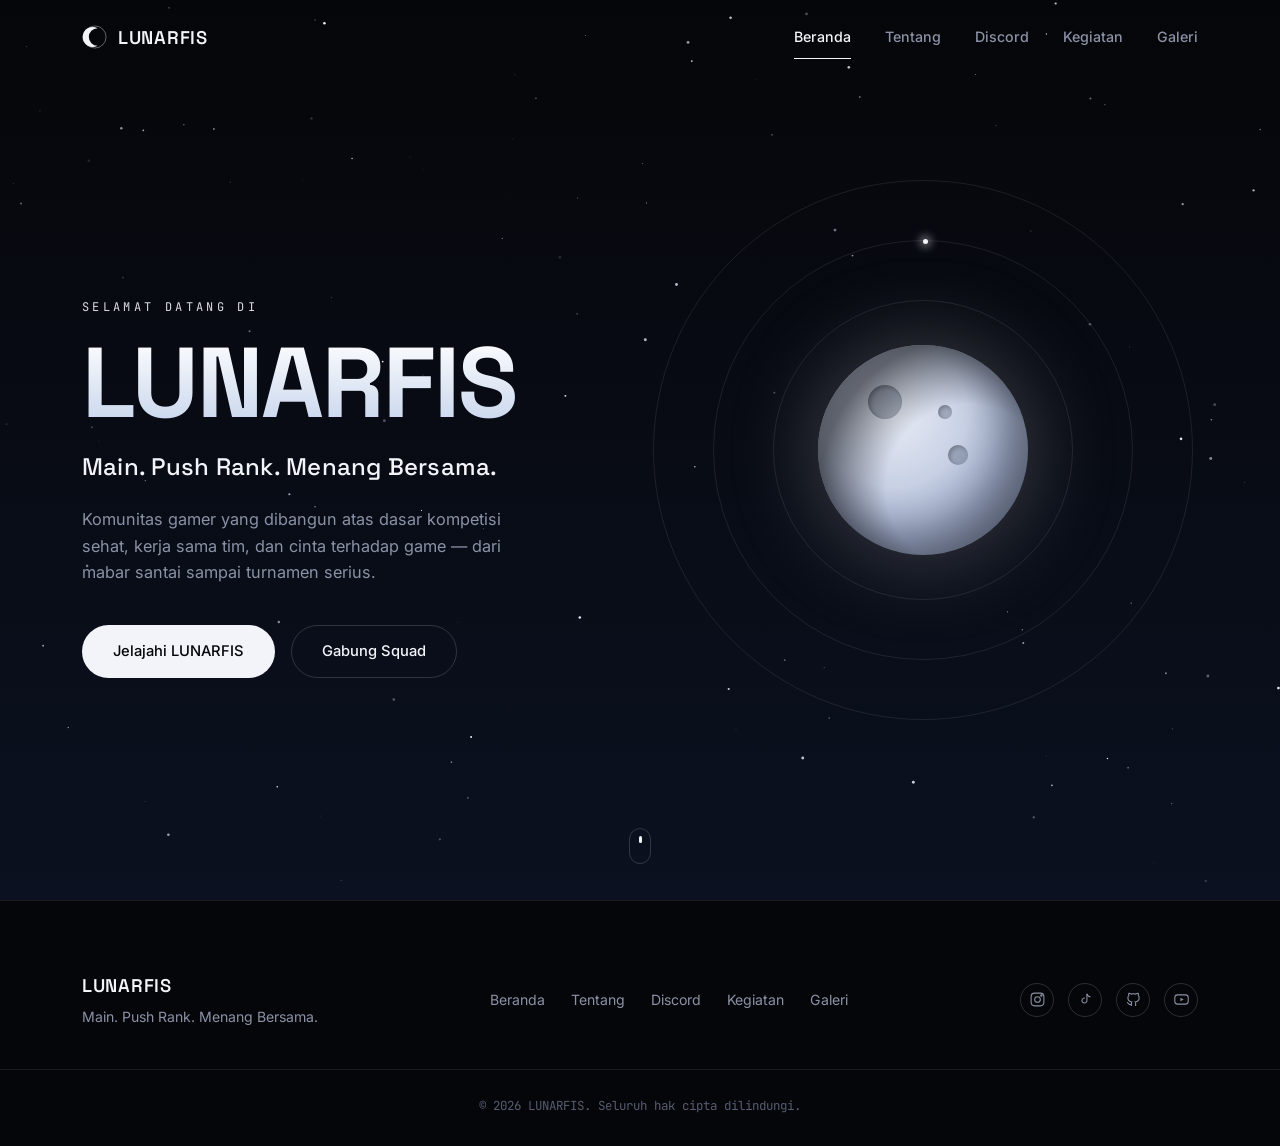
<file: index.html>
<!DOCTYPE html>
<html lang="id">
<head>
<meta charset="UTF-8">
<meta name="viewport" content="width=device-width, initial-scale=1.0">
<title>LUNARFIS — Main. Push Rank. Menang Bersama.</title>
<meta name="description" content="LUNARFIS — komunitas gamer yang berkompetisi, push rank bareng, dan membangun squad solid di berbagai game.">
<link rel="preconnect" href="https://fonts.googleapis.com">
<link rel="preconnect" href="https://fonts.gstatic.com" crossorigin>
<link href="https://fonts.googleapis.com/css2?family=Space+Grotesk:wght@300;400;500;600;700&family=Inter:wght@300;400;500;600;700&family=JetBrains+Mono:wght@400;500&display=swap" rel="stylesheet">
<link rel="stylesheet" href="style.css">
</head>


<body>

<!-- Custom cursor glow -->
<div class="cursor-glow" aria-hidden="true"></div>

<!-- ============ NAVBAR ============ -->
<header class="navbar" id="navbar">
  <div class="navbar__inner">
    <a href="index.html" class="navbar__brand">
      <span class="moon-mark" aria-hidden="true">
        <svg viewBox="0 0 40 40" width="26" height="26">
          <circle cx="20" cy="20" r="17" fill="none" stroke="var(--soft-blue)" stroke-width="1.2" opacity="0.5"></circle>
          <path d="M24 6.5A15.5 15.5 0 1 0 24 33.5 12 12 0 0 1 24 6.5Z" fill="var(--soft-blue)"></path>
        </svg>
      </span>
      <span class="navbar__name">LUNARFIS</span>
    </a>

    <nav class="navbar__links" id="navLinks">
      <a href="index.html" class="nav-link active">Beranda</a>
      <a href="about.html" class="nav-link">Tentang</a>
      <a href="discord.html" class="nav-link">Discord</a>
      <a href="activities.html" class="nav-link">Kegiatan</a>
      <a href="gallery.html" class="nav-link">Galeri</a>
    </nav>

    <button class="hamburger" id="hamburger" aria-label="Buka/tutup menu navigasi" aria-expanded="false" aria-controls="navLinks">
      <span></span><span></span><span></span>
    </button>
  </div>
</header>

<!-- ============ HERO ============ -->
<section class="hero" id="home">
  <canvas id="starfield" aria-hidden="true"></canvas>
  <div class="hero__orbit" aria-hidden="true">
    <div class="orbit-ring orbit-ring--1"></div>
    <div class="orbit-ring orbit-ring--2"></div>
    <div class="orbit-ring orbit-ring--3"></div>
    <div class="hero-moon">
      <div class="hero-moon__crater c1"></div>
      <div class="hero-moon__crater c2"></div>
      <div class="hero-moon__crater c3"></div>
      <div class="hero-moon__terminator"></div>
    </div>
  </div>

  <div class="hero__content reveal">
    <p class="eyebrow">SELAMAT DATANG DI</p>
    <h1 class="hero__title">LUNARFIS</h1>
    <p class="hero__tagline">Main. Push Rank. Menang Bersama.</p>
    <p class="hero__desc">Komunitas gamer yang dibangun atas dasar kompetisi sehat, kerja sama tim, dan cinta terhadap game — dari mabar santai sampai turnamen serius.</p>
    <div class="hero__actions">
      <a href="about.html" class="btn btn--primary">Jelajahi LUNARFIS</a>
      <a href="discord.html" class="btn btn--ghost">Gabung Squad</a>
    </div>
  </div>

  <a href="about.html" class="scroll-cue" aria-label="Ke bagian Tentang">
    <span></span>
  </a>
</section>

<!-- ============ FOOTER ============ -->
<footer class="footer">
  <div class="container footer__inner">
    <div class="footer__brand">
      <span class="navbar__name">LUNARFIS</span>
      <p>Main. Push Rank. Menang Bersama.</p>
    </div>

    <nav class="footer__links">
      <a href="index.html">Beranda</a>
      <a href="about.html">Tentang</a>
      <a href="discord.html">Discord</a>
      <a href="activities.html">Kegiatan</a>
      <a href="gallery.html">Galeri</a>
    </nav>

    <div class="footer__social">
      <a href="https://instagram.com/lunarfis" target="_blank" rel="noopener" aria-label="Instagram"><svg viewBox="0 0 24 24" width="17" height="17" fill="none" stroke="currentColor" stroke-width="1.5"><rect x="3" y="3" width="18" height="18" rx="5"/><circle cx="12" cy="12" r="4"/><circle cx="17.5" cy="6.5" r="1"/></svg></a>
      <a href="https://tiktok.com/@lunarfis" target="_blank" rel="noopener" aria-label="TikTok"><svg viewBox="0 0 24 24" width="17" height="17" fill="none" stroke="currentColor" stroke-width="1.5"><path d="M14 4v9.5a3.5 3.5 0 1 1-3-3.46"/><path d="M14 4c.5 2.5 2 4 5 4.3"/></svg></a>
      <a href="https://github.com/lunarfis" target="_blank" rel="noopener" aria-label="GitHub"><svg viewBox="0 0 24 24" width="17" height="17" fill="none" stroke="currentColor" stroke-width="1.5"><path d="M9 19c-4.3 1.4-4.3-2.5-6-3m12 5v-3.5c0-1 .1-1.4-.5-2 2.8-.3 5.5-1.4 5.5-6a4.6 4.6 0 0 0-1.3-3.2 4.2 4.2 0 0 0-.1-3.2s-1.1-.3-3.5 1.3a12.3 12.3 0 0 0-6.2 0C6.6 2.8 5.5 3.1 5.5 3.1a4.2 4.2 0 0 0-.1 3.2A4.6 4.6 0 0 0 4.1 9.5c0 4.6 2.7 5.7 5.5 6-.6.6-.6 1.2-.5 2V21"/></svg></a>
      <a href="https://youtube.com/@lunarfis" target="_blank" rel="noopener" aria-label="YouTube"><svg viewBox="0 0 24 24" width="17" height="17" fill="none" stroke="currentColor" stroke-width="1.5"><rect x="2.5" y="5.5" width="19" height="13" rx="4"/><path d="M10.5 9.5v5l4.5-2.5Z" fill="currentColor" stroke="none"/></svg></a>
    </div>
  </div>
  <p class="footer__copyright">&copy; 2026 LUNARFIS. Seluruh hak cipta dilindungi.</p>
</footer>

<script src="script.js"></script>


</body>
</html>
</file>
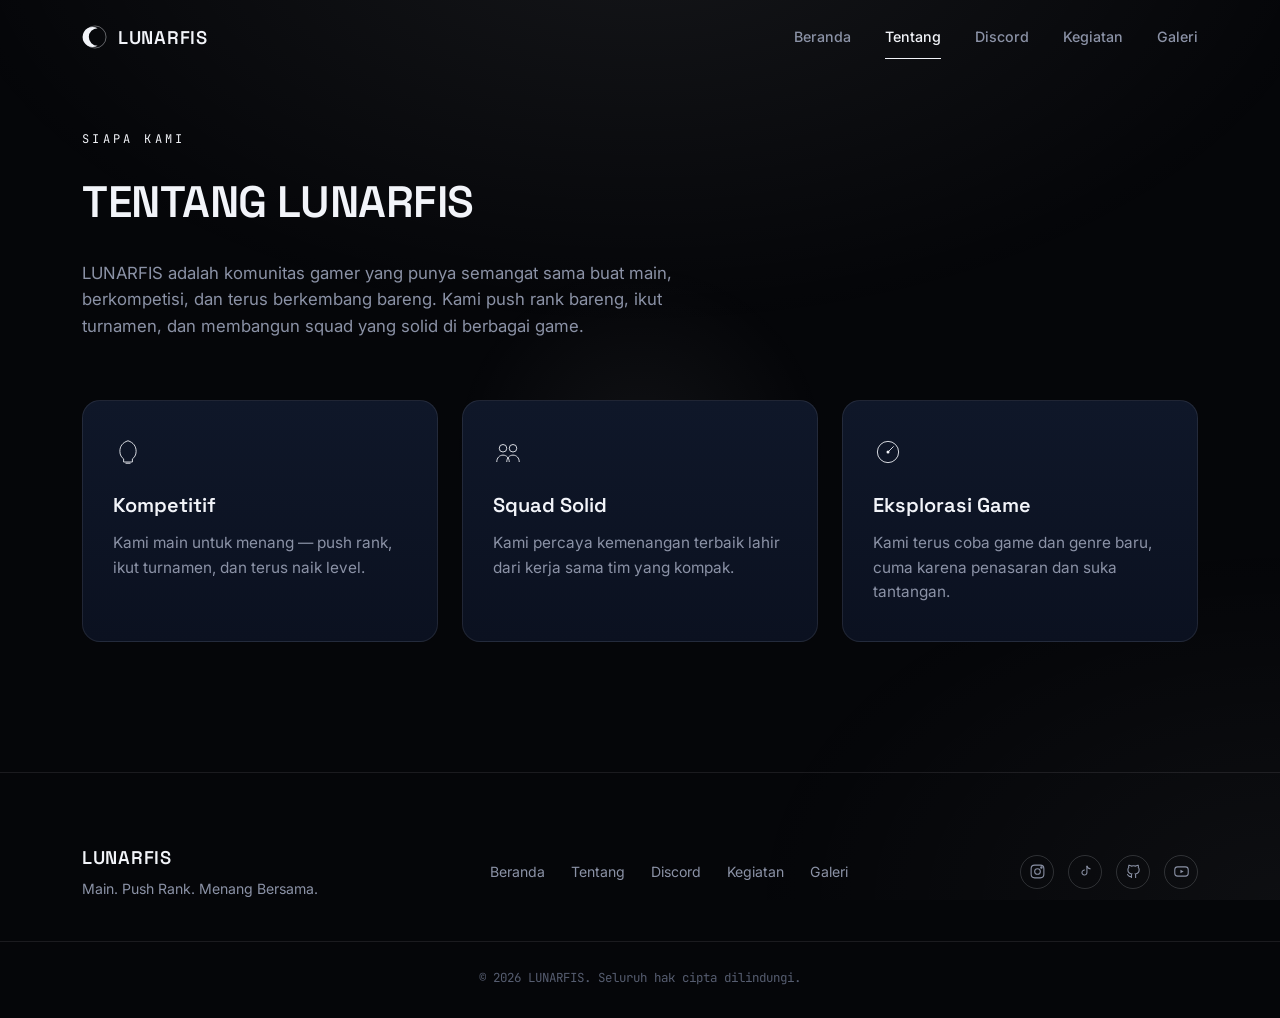
<file: about.html>
<!DOCTYPE html>
<html lang="id">
<head>
<meta charset="UTF-8">
<meta name="viewport" content="width=device-width, initial-scale=1.0">
<title>Tentang — LUNARFIS</title>
<meta name="description" content="Kenali LUNARFIS lebih dekat — komunitas gamer yang berfokus pada kompetisi sehat, kerja sama tim, dan eksplorasi game.">
<link rel="preconnect" href="https://fonts.googleapis.com">
<link rel="preconnect" href="https://fonts.gstatic.com" crossorigin>
<link href="https://fonts.googleapis.com/css2?family=Space+Grotesk:wght@300;400;500;600;700&family=Inter:wght@300;400;500;600;700&family=JetBrains+Mono:wght@400;500&display=swap" rel="stylesheet">
<link rel="stylesheet" href="style.css">
</head>


<body>

<!-- Custom cursor glow -->
<div class="cursor-glow" aria-hidden="true"></div>

<!-- ============ NAVBAR ============ -->
<header class="navbar" id="navbar">
  <div class="navbar__inner">
    <a href="index.html" class="navbar__brand">
      <span class="moon-mark" aria-hidden="true">
        <svg viewBox="0 0 40 40" width="26" height="26">
          <circle cx="20" cy="20" r="17" fill="none" stroke="var(--soft-blue)" stroke-width="1.2" opacity="0.5"></circle>
          <path d="M24 6.5A15.5 15.5 0 1 0 24 33.5 12 12 0 0 1 24 6.5Z" fill="var(--soft-blue)"></path>
        </svg>
      </span>
      <span class="navbar__name">LUNARFIS</span>
    </a>

    <nav class="navbar__links" id="navLinks">
      <a href="index.html" class="nav-link">Beranda</a>
      <a href="about.html" class="nav-link active">Tentang</a>
      <a href="discord.html" class="nav-link">Discord</a>
      <a href="activities.html" class="nav-link">Kegiatan</a>
      <a href="gallery.html" class="nav-link">Galeri</a>
    </nav>

    <button class="hamburger" id="hamburger" aria-label="Buka/tutup menu navigasi" aria-expanded="false" aria-controls="navLinks">
      <span></span><span></span><span></span>
    </button>
  </div>
</header>

<!-- ============ ABOUT ============ -->
<section class="about" id="about">
  <div class="container">
    <p class="eyebrow reveal">SIAPA KAMI</p>
    <h2 class="section-title reveal">TENTANG LUNARFIS</h2>
    <p class="section-intro reveal">LUNARFIS adalah komunitas gamer yang punya semangat sama buat main, berkompetisi, dan terus berkembang bareng. Kami push rank bareng, ikut turnamen, dan membangun squad yang solid di berbagai game.</p>

    <div class="feature-grid">
      <article class="feature-card reveal">
        <span class="feature-card__icon" aria-hidden="true">
          <svg viewBox="0 0 48 48" width="30" height="30" fill="none" stroke="currentColor" stroke-width="1.4">
            <path d="M24 6c-9 3-13 9-13 17 0 6 3 10 6 12v5h14v-5c3-2 6-6 6-12 0-8-4-14-13-17Z"/>
            <line x1="20" y1="42" x2="28" y2="42"/>
          </svg>
        </span>
        <h3>Kompetitif</h3>
        <p>Kami main untuk menang — push rank, ikut turnamen, dan terus naik level.</p>
      </article>

      <article class="feature-card reveal">
        <span class="feature-card__icon" aria-hidden="true">
          <svg viewBox="0 0 48 48" width="30" height="30" fill="none" stroke="currentColor" stroke-width="1.4">
            <circle cx="16" cy="18" r="6"/>
            <circle cx="32" cy="18" r="6"/>
            <path d="M6 40c0-6.6 4.5-11 10-11s10 4.4 10 11"/>
            <path d="M22 40c0-6.6 4.5-11 10-11s10 4.4 10 11"/>
          </svg>
        </span>
        <h3>Squad Solid</h3>
        <p>Kami percaya kemenangan terbaik lahir dari kerja sama tim yang kompak.</p>
      </article>

      <article class="feature-card reveal">
        <span class="feature-card__icon" aria-hidden="true">
          <svg viewBox="0 0 48 48" width="30" height="30" fill="none" stroke="currentColor" stroke-width="1.4">
            <circle cx="24" cy="24" r="17"/>
            <path d="M24 24 33 15"/>
            <circle cx="24" cy="24" r="2.4" fill="currentColor" stroke="none"/>
          </svg>
        </span>
        <h3>Eksplorasi Game</h3>
        <p>Kami terus coba game dan genre baru, cuma karena penasaran dan suka tantangan.</p>
      </article>
    </div>
  </div>
</section>

<!-- ============ FOOTER ============ -->
<footer class="footer">
  <div class="container footer__inner">
    <div class="footer__brand">
      <span class="navbar__name">LUNARFIS</span>
      <p>Main. Push Rank. Menang Bersama.</p>
    </div>

    <nav class="footer__links">
      <a href="index.html">Beranda</a>
      <a href="about.html">Tentang</a>
      <a href="discord.html">Discord</a>
      <a href="activities.html">Kegiatan</a>
      <a href="gallery.html">Galeri</a>
    </nav>

    <div class="footer__social">
      <a href="https://instagram.com/lunarfis" target="_blank" rel="noopener" aria-label="Instagram"><svg viewBox="0 0 24 24" width="17" height="17" fill="none" stroke="currentColor" stroke-width="1.5"><rect x="3" y="3" width="18" height="18" rx="5"/><circle cx="12" cy="12" r="4"/><circle cx="17.5" cy="6.5" r="1"/></svg></a>
      <a href="https://tiktok.com/@lunarfis" target="_blank" rel="noopener" aria-label="TikTok"><svg viewBox="0 0 24 24" width="17" height="17" fill="none" stroke="currentColor" stroke-width="1.5"><path d="M14 4v9.5a3.5 3.5 0 1 1-3-3.46"/><path d="M14 4c.5 2.5 2 4 5 4.3"/></svg></a>
      <a href="https://github.com/lunarfis" target="_blank" rel="noopener" aria-label="GitHub"><svg viewBox="0 0 24 24" width="17" height="17" fill="none" stroke="currentColor" stroke-width="1.5"><path d="M9 19c-4.3 1.4-4.3-2.5-6-3m12 5v-3.5c0-1 .1-1.4-.5-2 2.8-.3 5.5-1.4 5.5-6a4.6 4.6 0 0 0-1.3-3.2 4.2 4.2 0 0 0-.1-3.2s-1.1-.3-3.5 1.3a12.3 12.3 0 0 0-6.2 0C6.6 2.8 5.5 3.1 5.5 3.1a4.2 4.2 0 0 0-.1 3.2A4.6 4.6 0 0 0 4.1 9.5c0 4.6 2.7 5.7 5.5 6-.6.6-.6 1.2-.5 2V21"/></svg></a>
      <a href="https://youtube.com/@lunarfis" target="_blank" rel="noopener" aria-label="YouTube"><svg viewBox="0 0 24 24" width="17" height="17" fill="none" stroke="currentColor" stroke-width="1.5"><rect x="2.5" y="5.5" width="19" height="13" rx="4"/><path d="M10.5 9.5v5l4.5-2.5Z" fill="currentColor" stroke="none"/></svg></a>
    </div>
  </div>
  <p class="footer__copyright">&copy; 2026 LUNARFIS. Seluruh hak cipta dilindungi.</p>
</footer>

<script src="script.js"></script>


</body>
</html>
</file>
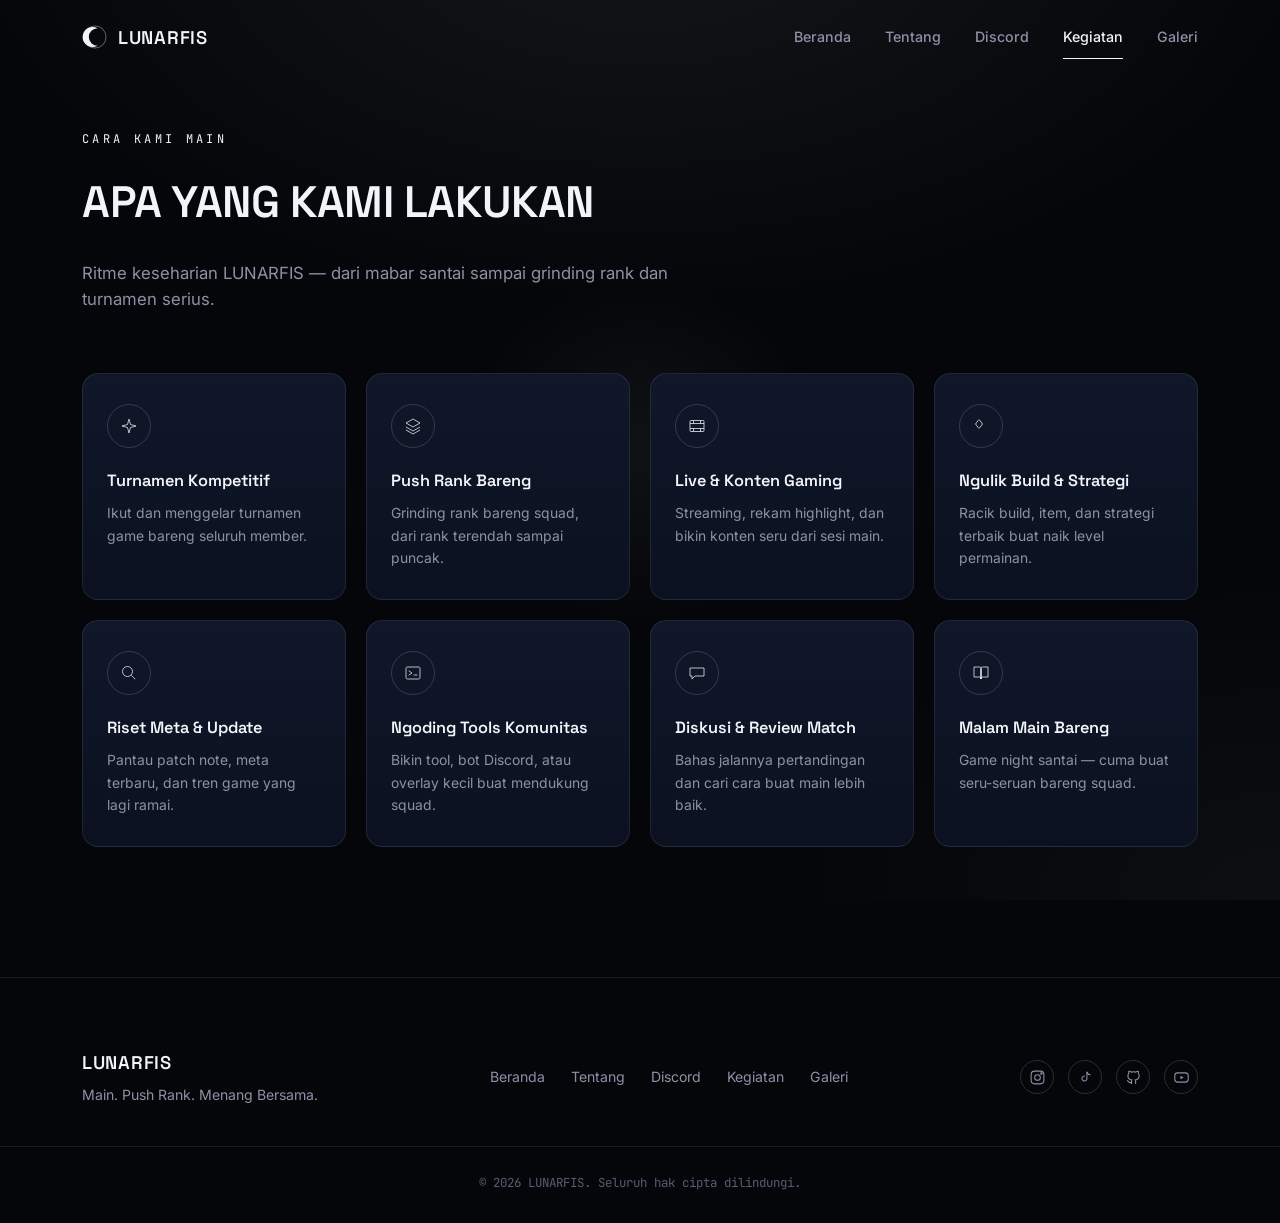
<file: activities.html>
<!DOCTYPE html>
<html lang="id">
<head>
<meta charset="UTF-8">
<meta name="viewport" content="width=device-width, initial-scale=1.0">
<title>Kegiatan — LUNARFIS</title>
<meta name="description" content="Kegiatan LUNARFIS — turnamen, push rank bareng, live streaming, dan diskusi strategi game.">
<link rel="preconnect" href="https://fonts.googleapis.com">
<link rel="preconnect" href="https://fonts.gstatic.com" crossorigin>
<link href="https://fonts.googleapis.com/css2?family=Space+Grotesk:wght@300;400;500;600;700&family=Inter:wght@300;400;500;600;700&family=JetBrains+Mono:wght@400;500&display=swap" rel="stylesheet">
<link rel="stylesheet" href="style.css">
</head>


<body>

<!-- Custom cursor glow -->
<div class="cursor-glow" aria-hidden="true"></div>

<!-- ============ NAVBAR ============ -->
<header class="navbar" id="navbar">
  <div class="navbar__inner">
    <a href="index.html" class="navbar__brand">
      <span class="moon-mark" aria-hidden="true">
        <svg viewBox="0 0 40 40" width="26" height="26">
          <circle cx="20" cy="20" r="17" fill="none" stroke="var(--soft-blue)" stroke-width="1.2" opacity="0.5"></circle>
          <path d="M24 6.5A15.5 15.5 0 1 0 24 33.5 12 12 0 0 1 24 6.5Z" fill="var(--soft-blue)"></path>
        </svg>
      </span>
      <span class="navbar__name">LUNARFIS</span>
    </a>

    <nav class="navbar__links" id="navLinks">
      <a href="index.html" class="nav-link">Beranda</a>
      <a href="about.html" class="nav-link">Tentang</a>
      <a href="discord.html" class="nav-link">Discord</a>
      <a href="activities.html" class="nav-link active">Kegiatan</a>
      <a href="gallery.html" class="nav-link">Galeri</a>
    </nav>

    <button class="hamburger" id="hamburger" aria-label="Buka/tutup menu navigasi" aria-expanded="false" aria-controls="navLinks">
      <span></span><span></span><span></span>
    </button>
  </div>
</header>

<!-- ============ ACTIVITIES ============ -->
<section class="activities" id="activities">
  <div class="container">
    <p class="eyebrow reveal">CARA KAMI MAIN</p>
    <h2 class="section-title reveal">APA YANG KAMI LAKUKAN</h2>
    <p class="section-intro reveal">Ritme keseharian LUNARFIS — dari mabar santai sampai grinding rank dan turnamen serius.</p>

    <div class="activity-grid" id="activityGrid"></div>
  </div>
</section>

<!-- ============ FOOTER ============ -->
<footer class="footer">
  <div class="container footer__inner">
    <div class="footer__brand">
      <span class="navbar__name">LUNARFIS</span>
      <p>Main. Push Rank. Menang Bersama.</p>
    </div>

    <nav class="footer__links">
      <a href="index.html">Beranda</a>
      <a href="about.html">Tentang</a>
      <a href="discord.html">Discord</a>
      <a href="activities.html">Kegiatan</a>
      <a href="gallery.html">Galeri</a>
    </nav>

    <div class="footer__social">
      <a href="https://instagram.com/lunarfis" target="_blank" rel="noopener" aria-label="Instagram"><svg viewBox="0 0 24 24" width="17" height="17" fill="none" stroke="currentColor" stroke-width="1.5"><rect x="3" y="3" width="18" height="18" rx="5"/><circle cx="12" cy="12" r="4"/><circle cx="17.5" cy="6.5" r="1"/></svg></a>
      <a href="https://tiktok.com/@lunarfis" target="_blank" rel="noopener" aria-label="TikTok"><svg viewBox="0 0 24 24" width="17" height="17" fill="none" stroke="currentColor" stroke-width="1.5"><path d="M14 4v9.5a3.5 3.5 0 1 1-3-3.46"/><path d="M14 4c.5 2.5 2 4 5 4.3"/></svg></a>
      <a href="https://github.com/lunarfis" target="_blank" rel="noopener" aria-label="GitHub"><svg viewBox="0 0 24 24" width="17" height="17" fill="none" stroke="currentColor" stroke-width="1.5"><path d="M9 19c-4.3 1.4-4.3-2.5-6-3m12 5v-3.5c0-1 .1-1.4-.5-2 2.8-.3 5.5-1.4 5.5-6a4.6 4.6 0 0 0-1.3-3.2 4.2 4.2 0 0 0-.1-3.2s-1.1-.3-3.5 1.3a12.3 12.3 0 0 0-6.2 0C6.6 2.8 5.5 3.1 5.5 3.1a4.2 4.2 0 0 0-.1 3.2A4.6 4.6 0 0 0 4.1 9.5c0 4.6 2.7 5.7 5.5 6-.6.6-.6 1.2-.5 2V21"/></svg></a>
      <a href="https://youtube.com/@lunarfis" target="_blank" rel="noopener" aria-label="YouTube"><svg viewBox="0 0 24 24" width="17" height="17" fill="none" stroke="currentColor" stroke-width="1.5"><rect x="2.5" y="5.5" width="19" height="13" rx="4"/><path d="M10.5 9.5v5l4.5-2.5Z" fill="currentColor" stroke="none"/></svg></a>
    </div>
  </div>
  <p class="footer__copyright">&copy; 2026 LUNARFIS. Seluruh hak cipta dilindungi.</p>
</footer>

<script src="script.js"></script>


</body>
</html>
</file>
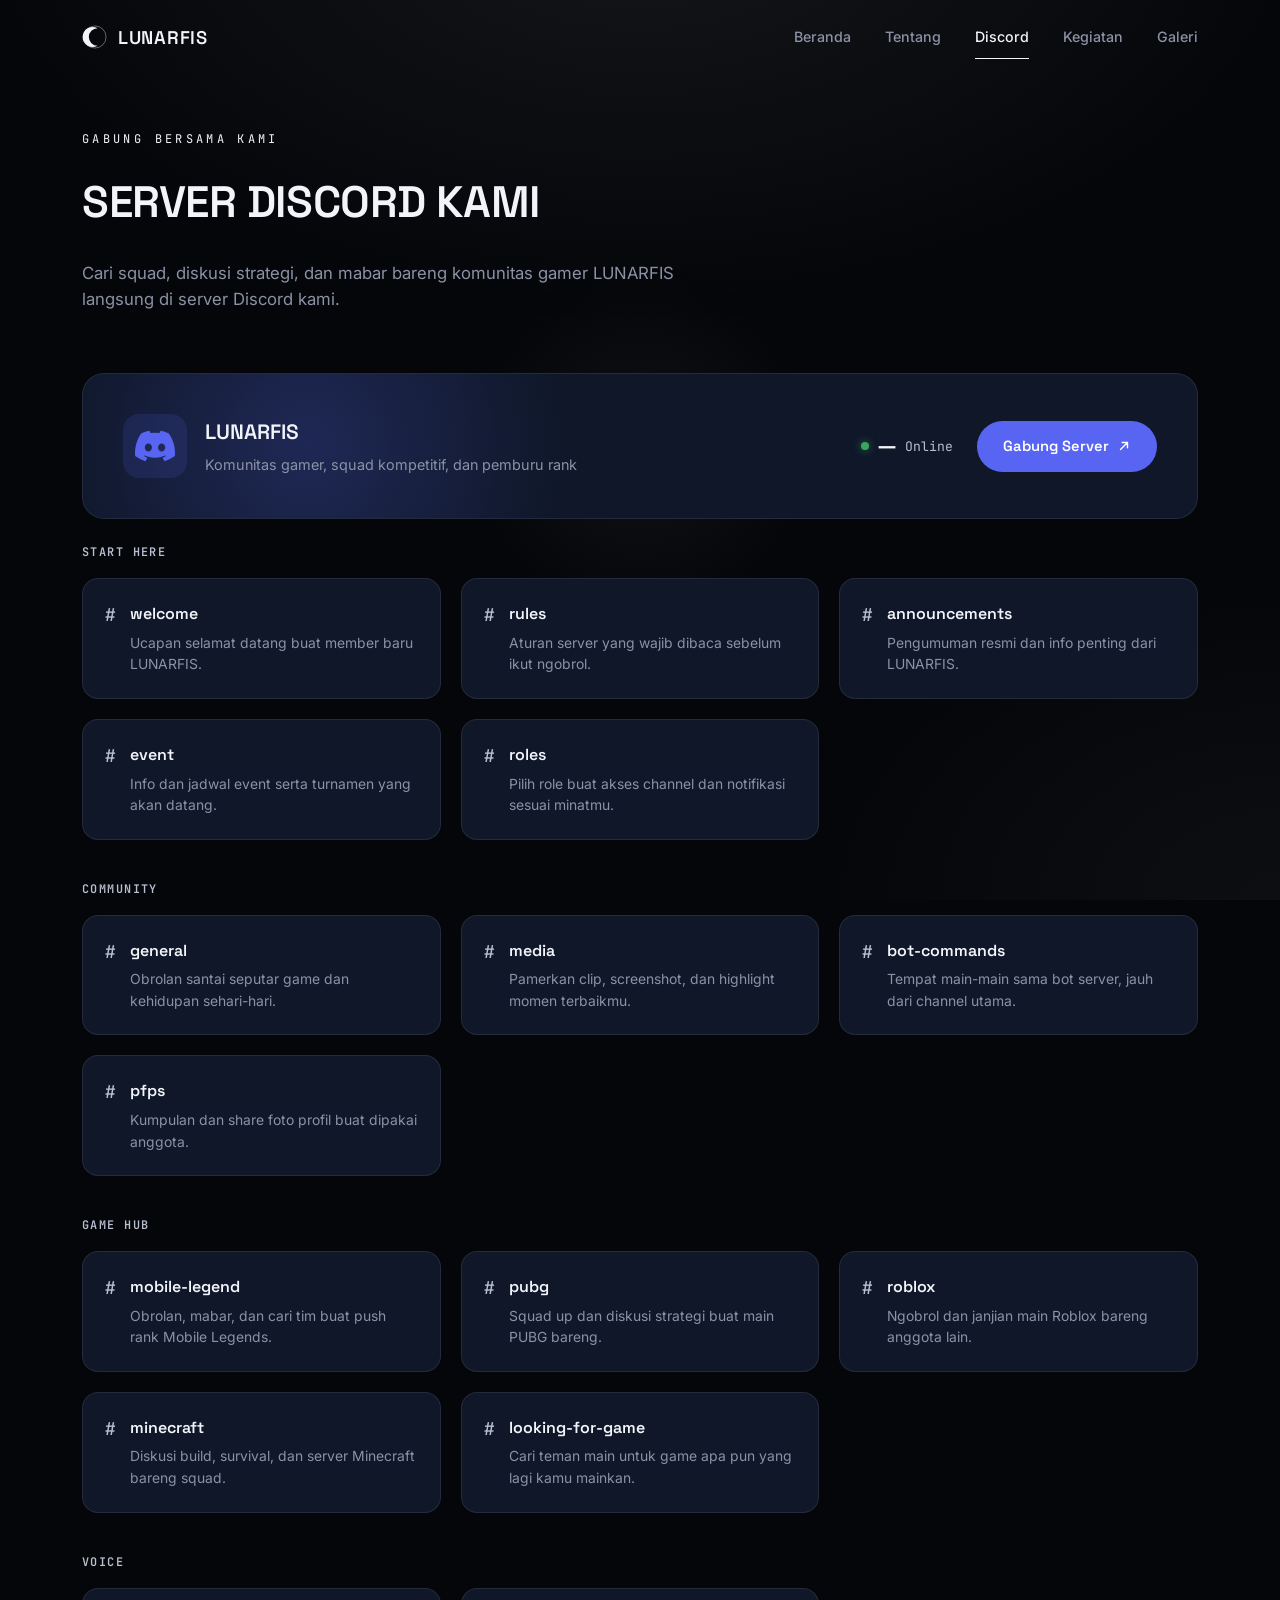
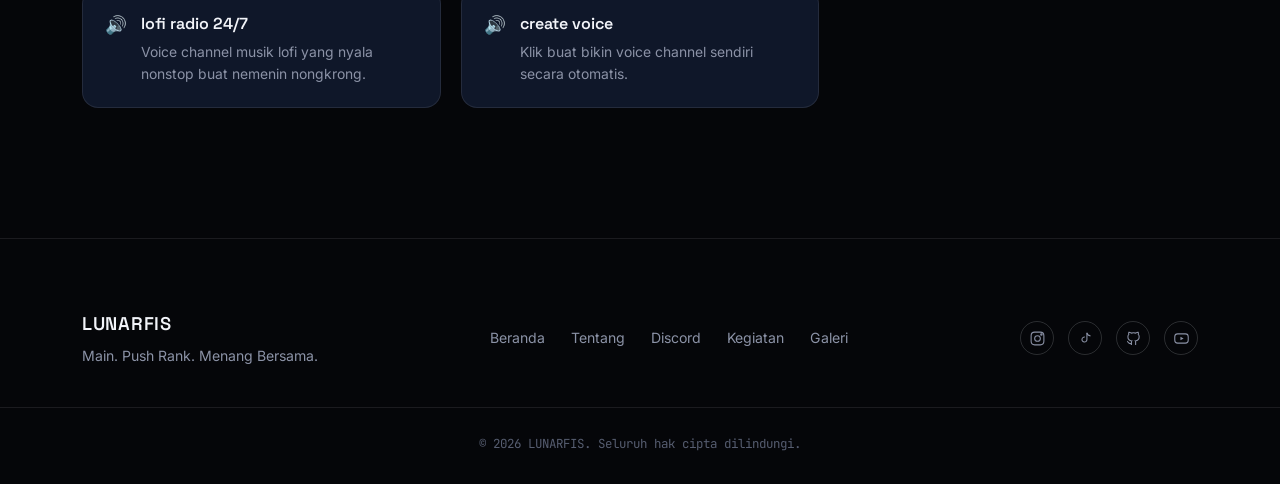
<file: discord.html>
<!DOCTYPE html>
<html lang="id">
<head>
<meta charset="UTF-8">
<meta name="viewport" content="width=device-width, initial-scale=1.0">
<title>Discord — LUNARFIS</title>
<meta name="description" content="Gabung server Discord LUNARFIS — cari squad, ikut turnamen, dan mabar bareng komunitas gamer kami.">
<link rel="preconnect" href="https://fonts.googleapis.com">
<link rel="preconnect" href="https://fonts.gstatic.com" crossorigin>
<link href="https://fonts.googleapis.com/css2?family=Space+Grotesk:wght@300;400;500;600;700&family=Inter:wght@300;400;500;600;700&family=JetBrains+Mono:wght@400;500&display=swap" rel="stylesheet">
<link rel="stylesheet" href="style.css">
</head>


<body>

<!-- Custom cursor glow -->
<div class="cursor-glow" aria-hidden="true"></div>

<!-- ============ NAVBAR ============ -->
<header class="navbar" id="navbar">
  <div class="navbar__inner">
    <a href="index.html" class="navbar__brand">
      <span class="moon-mark" aria-hidden="true">
        <svg viewBox="0 0 40 40" width="26" height="26">
          <circle cx="20" cy="20" r="17" fill="none" stroke="var(--soft-blue)" stroke-width="1.2" opacity="0.5"></circle>
          <path d="M24 6.5A15.5 15.5 0 1 0 24 33.5 12 12 0 0 1 24 6.5Z" fill="var(--soft-blue)"></path>
        </svg>
      </span>
      <span class="navbar__name">LUNARFIS</span>
    </a>

    <nav class="navbar__links" id="navLinks">
      <a href="index.html" class="nav-link">Beranda</a>
      <a href="about.html" class="nav-link">Tentang</a>
      <a href="discord.html" class="nav-link active">Discord</a>
      <a href="activities.html" class="nav-link">Kegiatan</a>
      <a href="gallery.html" class="nav-link">Galeri</a>
    </nav>

    <button class="hamburger" id="hamburger" aria-label="Buka/tutup menu navigasi" aria-expanded="false" aria-controls="navLinks">
      <span></span><span></span><span></span>
    </button>
  </div>
</header>

<!-- ============ DISCORD ============ -->
<section class="discord" id="discord">
  <div class="container">
    <p class="eyebrow reveal">GABUNG BERSAMA KAMI</p>
    <h2 class="section-title reveal">SERVER DISCORD KAMI</h2>
    <p class="section-intro reveal">Cari squad, diskusi strategi, dan mabar bareng komunitas gamer LUNARFIS langsung di server Discord kami.</p>

    <div class="discord-card reveal">
      <div class="discord-card__glow" aria-hidden="true"></div>
      <div class="discord-card__top">
        <span class="discord-mark" id="discordMark" aria-hidden="true">
          <svg viewBox="0 0 127.14 96.36" width="40" height="40" fill="currentColor">
            <path d="M107.7,8.07A105.15,105.15,0,0,0,81.47,0a72.06,72.06,0,0,0-3.36,6.83A97.68,97.68,0,0,0,49,6.83,72.37,72.37,0,0,0,45.64,0,105.89,105.89,0,0,0,19.39,8.09C2.79,32.65-1.71,56.6.54,80.21h0A105.73,105.73,0,0,0,32.71,96.36,77.7,77.7,0,0,0,39.6,85.25a68.42,68.42,0,0,1-10.85-5.18c.91-.66,1.8-1.34,2.66-2a75.57,75.57,0,0,0,64.32,0c.87.71,1.76,1.39,2.66,2a68.68,68.68,0,0,1-10.87,5.19,77,77,0,0,0,6.89,11.1A105.25,105.25,0,0,0,126.6,80.22h0C129.24,52.84,122.09,29.11,107.7,8.07ZM42.45,65.69C36.18,65.69,31,60,31,53s5-12.74,11.43-12.74S54,46,53.89,53,48.84,65.69,42.45,65.69Zm42.24,0C78.41,65.69,73.25,60,73.25,53s5-12.74,11.44-12.74S96.23,46,96.12,53,91.08,65.69,84.69,65.69Z"/>
          </svg>
        </span>
        <div class="discord-card__title">
          <h3>LUNARFIS</h3>
          <p>Komunitas gamer, squad kompetitif, dan pemburu rank</p>
        </div>
      </div>

      <!--
        GANTI "000000000000000000" dengan ID server Discord kamu.
        Cara dapat ID: Discord → Pengaturan Pengguna → Advanced → aktifkan
        "Developer Mode" → klik kanan ikon server → "Copy Server ID".
        Juga aktifkan widget: Pengaturan Server → Widget → "Enable Server Widget".
      -->
      <div class="discord-card__stats" id="discordStats" data-guild-id="1521457608110637177">
        <div class="discord-stat">
          <span class="discord-stat__dot discord-stat__dot--online" aria-hidden="true"></span>
          <span class="stat__number js-discord-stat" id="discordOnlineCount">–</span>
          <span>Online</span>
        </div>
      </div>

      <!-- href di bawah dipakai sebagai cadangan bila widget gagal dimuat; JS akan menggantinya otomatis dengan instant_invite dari widget saat berhasil -->
      <a href="https://discord.gg/yjhgrytWCK" target="_blank" rel="noopener" class="discord-card__join" id="discordJoinBtn">
        Gabung Server
        <svg viewBox="0 0 16 16" width="14" height="14" fill="none" stroke="currentColor" stroke-width="1.6"><path d="M4 12 12 4M6 4h6v6" stroke-linecap="round" stroke-linejoin="round"/></svg>
      </a>

      <!-- Diisi otomatis oleh JS dari widget: daftar voice channel + siapa saja yang sedang join -->
      <div class="discord-voice" id="discordVoice"></div>
    </div>

    <div class="discord-channels">
      <p class="discord-channels__group">START HERE</p>
      <article class="discord-channel reveal">
        <span class="discord-channel__hash">#</span>
        <div>
          <h3>welcome</h3>
          <p>Ucapan selamat datang buat member baru LUNARFIS.</p>
        </div>
      </article>
      <article class="discord-channel reveal">
        <span class="discord-channel__hash">#</span>
        <div>
          <h3>rules</h3>
          <p>Aturan server yang wajib dibaca sebelum ikut ngobrol.</p>
        </div>
      </article>
      <article class="discord-channel reveal">
        <span class="discord-channel__hash">#</span>
        <div>
          <h3>announcements</h3>
          <p>Pengumuman resmi dan info penting dari LUNARFIS.</p>
        </div>
      </article>
      <article class="discord-channel reveal">
        <span class="discord-channel__hash">#</span>
        <div>
          <h3>event</h3>
          <p>Info dan jadwal event serta turnamen yang akan datang.</p>
        </div>
      </article>
      <article class="discord-channel reveal">
        <span class="discord-channel__hash">#</span>
        <div>
          <h3>roles</h3>
          <p>Pilih role buat akses channel dan notifikasi sesuai minatmu.</p>
        </div>
      </article>

      <p class="discord-channels__group">COMMUNITY</p>
      <article class="discord-channel reveal">
        <span class="discord-channel__hash">#</span>
        <div>
          <h3>general</h3>
          <p>Obrolan santai seputar game dan kehidupan sehari-hari.</p>
        </div>
      </article>
      <article class="discord-channel reveal">
        <span class="discord-channel__hash">#</span>
        <div>
          <h3>media</h3>
          <p>Pamerkan clip, screenshot, dan highlight momen terbaikmu.</p>
        </div>
      </article>
      <article class="discord-channel reveal">
        <span class="discord-channel__hash">#</span>
        <div>
          <h3>bot-commands</h3>
          <p>Tempat main-main sama bot server, jauh dari channel utama.</p>
        </div>
      </article>
      <article class="discord-channel reveal">
        <span class="discord-channel__hash">#</span>
        <div>
          <h3>pfps</h3>
          <p>Kumpulan dan share foto profil buat dipakai anggota.</p>
        </div>
      </article>

      <p class="discord-channels__group">GAME HUB</p>
      <article class="discord-channel reveal">
        <span class="discord-channel__hash">#</span>
        <div>
          <h3>mobile-legend</h3>
          <p>Obrolan, mabar, dan cari tim buat push rank Mobile Legends.</p>
        </div>
      </article>
      <article class="discord-channel reveal">
        <span class="discord-channel__hash">#</span>
        <div>
          <h3>pubg</h3>
          <p>Squad up dan diskusi strategi buat main PUBG bareng.</p>
        </div>
      </article>
      <article class="discord-channel reveal">
        <span class="discord-channel__hash">#</span>
        <div>
          <h3>roblox</h3>
          <p>Ngobrol dan janjian main Roblox bareng anggota lain.</p>
        </div>
      </article>
      <article class="discord-channel reveal">
        <span class="discord-channel__hash">#</span>
        <div>
          <h3>minecraft</h3>
          <p>Diskusi build, survival, dan server Minecraft bareng squad.</p>
        </div>
      </article>
      <article class="discord-channel reveal">
        <span class="discord-channel__hash">#</span>
        <div>
          <h3>looking-for-game</h3>
          <p>Cari teman main untuk game apa pun yang lagi kamu mainkan.</p>
        </div>
      </article>

      <p class="discord-channels__group">VOICE</p>
      <article class="discord-channel reveal">
        <span class="discord-channel__hash">🔊</span>
        <div>
          <h3>lofi radio 24/7</h3>
          <p>Voice channel musik lofi yang nyala nonstop buat nemenin nongkrong.</p>
        </div>
      </article>
      <article class="discord-channel reveal">
        <span class="discord-channel__hash">🔊</span>
        <div>
          <h3>create voice</h3>
          <p>Klik buat bikin voice channel sendiri secara otomatis.</p>
        </div>
      </article>
    </div>
  </div>
</section>

<!-- ============ FOOTER ============ -->
<footer class="footer">
  <div class="container footer__inner">
    <div class="footer__brand">
      <span class="navbar__name">LUNARFIS</span>
      <p>Main. Push Rank. Menang Bersama.</p>
    </div>

    <nav class="footer__links">
      <a href="index.html">Beranda</a>
      <a href="about.html">Tentang</a>
      <a href="discord.html">Discord</a>
      <a href="activities.html">Kegiatan</a>
      <a href="gallery.html">Galeri</a>
    </nav>

    <div class="footer__social">
      <a href="https://instagram.com/lunarfis" target="_blank" rel="noopener" aria-label="Instagram"><svg viewBox="0 0 24 24" width="17" height="17" fill="none" stroke="currentColor" stroke-width="1.5"><rect x="3" y="3" width="18" height="18" rx="5"/><circle cx="12" cy="12" r="4"/><circle cx="17.5" cy="6.5" r="1"/></svg></a>
      <a href="https://tiktok.com/@lunarfis" target="_blank" rel="noopener" aria-label="TikTok"><svg viewBox="0 0 24 24" width="17" height="17" fill="none" stroke="currentColor" stroke-width="1.5"><path d="M14 4v9.5a3.5 3.5 0 1 1-3-3.46"/><path d="M14 4c.5 2.5 2 4 5 4.3"/></svg></a>
      <a href="https://github.com/lunarfis" target="_blank" rel="noopener" aria-label="GitHub"><svg viewBox="0 0 24 24" width="17" height="17" fill="none" stroke="currentColor" stroke-width="1.5"><path d="M9 19c-4.3 1.4-4.3-2.5-6-3m12 5v-3.5c0-1 .1-1.4-.5-2 2.8-.3 5.5-1.4 5.5-6a4.6 4.6 0 0 0-1.3-3.2 4.2 4.2 0 0 0-.1-3.2s-1.1-.3-3.5 1.3a12.3 12.3 0 0 0-6.2 0C6.6 2.8 5.5 3.1 5.5 3.1a4.2 4.2 0 0 0-.1 3.2A4.6 4.6 0 0 0 4.1 9.5c0 4.6 2.7 5.7 5.5 6-.6.6-.6 1.2-.5 2V21"/></svg></a>
      <a href="https://youtube.com/@lunarfis" target="_blank" rel="noopener" aria-label="YouTube"><svg viewBox="0 0 24 24" width="17" height="17" fill="none" stroke="currentColor" stroke-width="1.5"><rect x="2.5" y="5.5" width="19" height="13" rx="4"/><path d="M10.5 9.5v5l4.5-2.5Z" fill="currentColor" stroke="none"/></svg></a>
    </div>
  </div>
  <p class="footer__copyright">&copy; 2026 LUNARFIS. Seluruh hak cipta dilindungi.</p>
</footer>

<script src="script.js"></script>


</body>
</html>
</file>
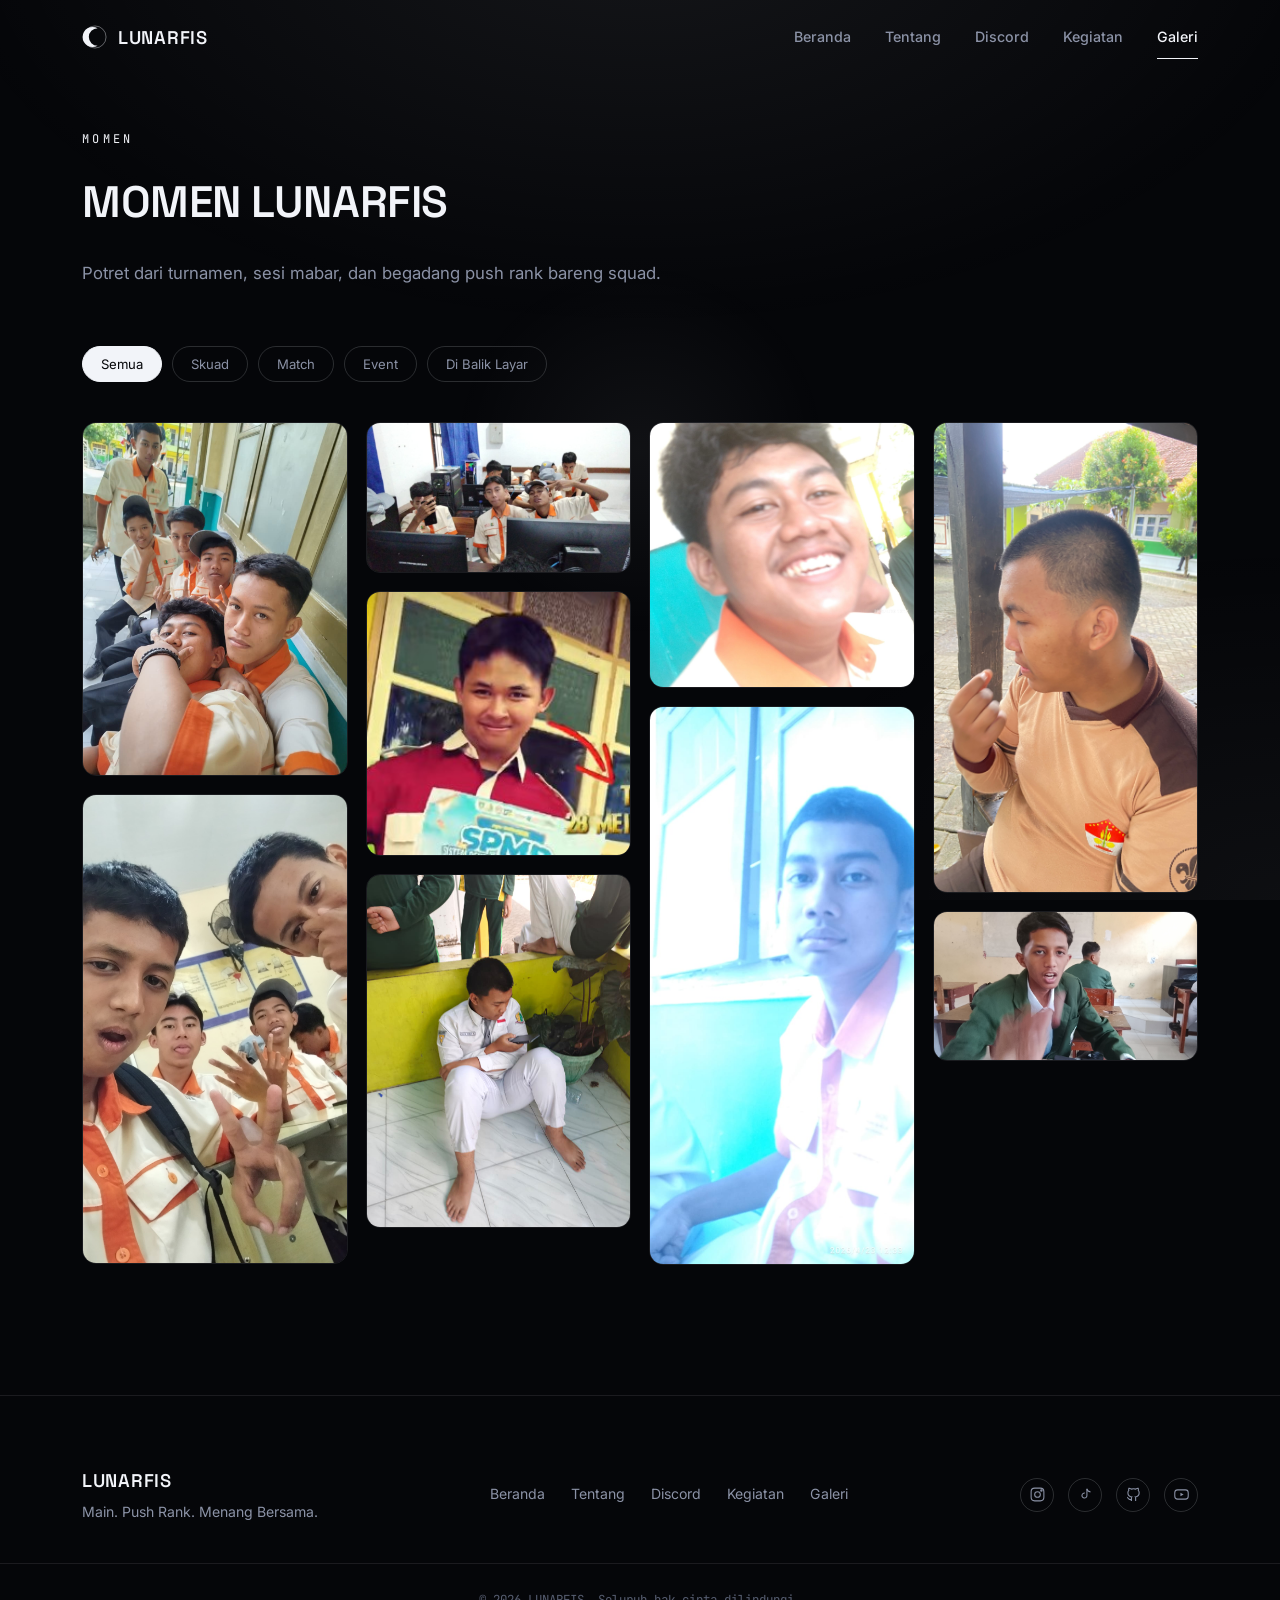
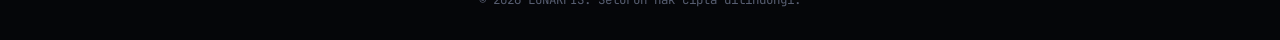
<file: gallery.html>
<!DOCTYPE html>
<html lang="id">
<head>
<meta charset="UTF-8">
<meta name="viewport" content="width=device-width, initial-scale=1.0">
<title>Galeri — LUNARFIS</title>
<meta name="description" content="Galeri momen LUNARFIS — potret dari turnamen, sesi mabar, dan momen seru bareng squad.">
<link rel="preconnect" href="https://fonts.googleapis.com">
<link rel="preconnect" href="https://fonts.gstatic.com" crossorigin>
<link href="https://fonts.googleapis.com/css2?family=Space+Grotesk:wght@300;400;500;600;700&family=Inter:wght@300;400;500;600;700&family=JetBrains+Mono:wght@400;500&display=swap" rel="stylesheet">
<link rel="stylesheet" href="style.css">
</head>


<body>

<!-- Custom cursor glow -->
<div class="cursor-glow" aria-hidden="true"></div>

<!-- ============ NAVBAR ============ -->
<header class="navbar" id="navbar">
  <div class="navbar__inner">
    <a href="index.html" class="navbar__brand">
      <span class="moon-mark" aria-hidden="true">
        <svg viewBox="0 0 40 40" width="26" height="26">
          <circle cx="20" cy="20" r="17" fill="none" stroke="var(--soft-blue)" stroke-width="1.2" opacity="0.5"></circle>
          <path d="M24 6.5A15.5 15.5 0 1 0 24 33.5 12 12 0 0 1 24 6.5Z" fill="var(--soft-blue)"></path>
        </svg>
      </span>
      <span class="navbar__name">LUNARFIS</span>
    </a>

    <nav class="navbar__links" id="navLinks">
      <a href="index.html" class="nav-link">Beranda</a>
      <a href="about.html" class="nav-link">Tentang</a>
      <a href="discord.html" class="nav-link">Discord</a>
      <a href="activities.html" class="nav-link">Kegiatan</a>
      <a href="gallery.html" class="nav-link active">Galeri</a>
    </nav>

    <button class="hamburger" id="hamburger" aria-label="Buka/tutup menu navigasi" aria-expanded="false" aria-controls="navLinks">
      <span></span><span></span><span></span>
    </button>
  </div>
</header>

<!-- ============ GALLERY ============ -->
<section class="gallery" id="gallery">
  <div class="container">
    <p class="eyebrow reveal">MOMEN</p>
    <h2 class="section-title reveal">MOMEN LUNARFIS</h2>
    <p class="section-intro reveal">Potret dari turnamen, sesi mabar, dan begadang push rank bareng squad.</p>

    <div class="gallery__filters reveal" id="galleryFilters">
      <button class="filter-btn active" data-filter="all">Semua</button>
      <button class="filter-btn" data-filter="Skuad">Skuad</button>
      <button class="filter-btn" data-filter="Match">Match</button>
      <button class="filter-btn" data-filter="Event">Event</button>
      <button class="filter-btn" data-filter="Di Balik Layar">Di Balik Layar</button>
    </div>

    <div class="gallery__grid" id="galleryGrid"></div>
  </div>
</section>

<!-- ============ FOOTER ============ -->
<footer class="footer">
  <div class="container footer__inner">
    <div class="footer__brand">
      <span class="navbar__name">LUNARFIS</span>
      <p>Main. Push Rank. Menang Bersama.</p>
    </div>

    <nav class="footer__links">
      <a href="index.html">Beranda</a>
      <a href="about.html">Tentang</a>
      <a href="discord.html">Discord</a>
      <a href="activities.html">Kegiatan</a>
      <a href="gallery.html">Galeri</a>
    </nav>

    <div class="footer__social">
      <a href="https://instagram.com/lunarfis" target="_blank" rel="noopener" aria-label="Instagram"><svg viewBox="0 0 24 24" width="17" height="17" fill="none" stroke="currentColor" stroke-width="1.5"><rect x="3" y="3" width="18" height="18" rx="5"/><circle cx="12" cy="12" r="4"/><circle cx="17.5" cy="6.5" r="1"/></svg></a>
      <a href="https://tiktok.com/@lunarfis" target="_blank" rel="noopener" aria-label="TikTok"><svg viewBox="0 0 24 24" width="17" height="17" fill="none" stroke="currentColor" stroke-width="1.5"><path d="M14 4v9.5a3.5 3.5 0 1 1-3-3.46"/><path d="M14 4c.5 2.5 2 4 5 4.3"/></svg></a>
      <a href="https://github.com/lunarfis" target="_blank" rel="noopener" aria-label="GitHub"><svg viewBox="0 0 24 24" width="17" height="17" fill="none" stroke="currentColor" stroke-width="1.5"><path d="M9 19c-4.3 1.4-4.3-2.5-6-3m12 5v-3.5c0-1 .1-1.4-.5-2 2.8-.3 5.5-1.4 5.5-6a4.6 4.6 0 0 0-1.3-3.2 4.2 4.2 0 0 0-.1-3.2s-1.1-.3-3.5 1.3a12.3 12.3 0 0 0-6.2 0C6.6 2.8 5.5 3.1 5.5 3.1a4.2 4.2 0 0 0-.1 3.2A4.6 4.6 0 0 0 4.1 9.5c0 4.6 2.7 5.7 5.5 6-.6.6-.6 1.2-.5 2V21"/></svg></a>
      <a href="https://youtube.com/@lunarfis" target="_blank" rel="noopener" aria-label="YouTube"><svg viewBox="0 0 24 24" width="17" height="17" fill="none" stroke="currentColor" stroke-width="1.5"><rect x="2.5" y="5.5" width="19" height="13" rx="4"/><path d="M10.5 9.5v5l4.5-2.5Z" fill="currentColor" stroke="none"/></svg></a>
    </div>
  </div>
  <p class="footer__copyright">&copy; 2026 LUNARFIS. Seluruh hak cipta dilindungi.</p>
</footer>

<!-- ============ LIGHTBOX ============ -->
<div class="lightbox" id="lightbox" aria-hidden="true">
  <button class="lightbox__close" id="lightboxClose" aria-label="Tutup gambar">&times;</button>
  <div class="lightbox__stage">
    <div class="lightbox__img" id="lightboxImg"></div>
    <p class="lightbox__caption" id="lightboxCaption"></p>
  </div>
</div>

<script src="script.js"></script>


</body>
</html>
</file>
<file: style.css>
/* ==========================================================================
   LUNARFIS — Design Tokens
   ========================================================================== */
:root{
  --black: #050609;
  --navy: #0b1120;
  --navy-2: #0f1729;
  --navy-3: #141d33;
  --white: #f2f4f9;
  --soft-blue: #f2f4f9;
  --soft-blue-dim: #b8bfcf;
  --silver: #8b92a6;
  --silver-dim: #565d70;
  --border: rgba(240,244,255,0.09);
  --border-strong: rgba(240,244,255,0.16);

  --font-display: 'Space Grotesk', sans-serif;
  --font-body: 'Inter', sans-serif;
  --font-mono: 'JetBrains Mono', monospace;

  --container: 1180px;
  --nav-h: 76px;

  --ease: cubic-bezier(.22,.61,.36,1);
  --dur: .7s;
}

/* ==========================================================================
   Reset
   ========================================================================== */
*,*::before,*::after{ box-sizing: border-box; margin:0; padding:0; }
html{ scroll-behavior: smooth; }
body{
  background: var(--black);
  color: var(--white);
  font-family: var(--font-body);
  font-weight: 400;
  line-height: 1.6;
  overflow-x: hidden;
  -webkit-font-smoothing: antialiased;
}
img{ max-width:100%; display:block; }
a{ color: inherit; text-decoration: none; }
button{ font-family: inherit; cursor:pointer; }
ul{ list-style:none; }
input,textarea{ font-family: inherit; }

::selection{ background: var(--soft-blue); color: var(--black); }

/* faint global texture: a barely-there vertical vignette so panels don't feel flat */
body::before{
  content:"";
  position: fixed; inset:0;
  background:
    radial-gradient(ellipse 1200px 700px at 50% -10%, rgba(242,244,249,0.07), transparent 60%),
    radial-gradient(ellipse 900px 600px at 100% 100%, rgba(242,244,249,0.04), transparent 60%);
  pointer-events: none;
  z-index: 0;
}

.container{
  max-width: var(--container);
  margin: 0 auto;
  padding: 0 32px;
  position: relative;
  z-index: 1;
}

@media (prefers-reduced-motion: reduce){
  *,*::before,*::after{
    animation-duration: 0.001ms !important;
    animation-iteration-count: 1 !important;
    transition-duration: 0.001ms !important;
    scroll-behavior: auto !important;
  }
}

/* ==========================================================================
   Cursor glow (desktop only, purely decorative)
   ========================================================================== */
.cursor-glow{
  position: fixed;
  width: 380px; height: 380px;
  border-radius: 50%;
  pointer-events: none;
  z-index: 0;
  background: radial-gradient(circle, rgba(242,244,249,0.05), transparent 70%);
  transform: translate(-50%,-50%);
  left: 50%; top: 50%;
  transition: opacity .4s ease;
  opacity: 0;
}
@media (hover: hover) and (pointer: fine){
  .cursor-glow{ opacity: 1; }
}

/* ==========================================================================
   Type scale helpers
   ========================================================================== */
.eyebrow{
  font-family: var(--font-mono);
  font-size: 12px;
  letter-spacing: .28em;
  text-transform: uppercase;
  color: var(--soft-blue);
  margin-bottom: 18px;
  opacity: .9;
}
.section-title{
  font-family: var(--font-display);
  font-weight: 600;
  font-size: clamp(2rem, 4vw, 2.75rem);
  letter-spacing: -0.01em;
  margin-bottom: 22px;
}
.section-intro{
  color: var(--silver);
  max-width: 620px;
  font-size: 1.05rem;
  margin-bottom: 60px;
}

/* ==========================================================================
   Reveal-on-scroll
   ========================================================================== */
.reveal{
  opacity: 0;
  transform: translateY(28px);
  transition: opacity var(--dur) var(--ease), transform var(--dur) var(--ease);
}
.reveal.in-view{
  opacity: 1;
  transform: translateY(0);
}

/* ==========================================================================
   Buttons
   ========================================================================== */
.btn{
  display: inline-flex;
  align-items: center;
  justify-content: center;
  gap: 8px;
  padding: 14px 30px;
  font-size: .92rem;
  font-weight: 500;
  border-radius: 999px;
  border: 1px solid transparent;
  transition: transform .35s var(--ease), background .35s ease, border-color .35s ease, color .35s ease;
  white-space: nowrap;
}
.btn--primary{
  background: var(--soft-blue);
  color: var(--black);
}
.btn--primary:hover{
  transform: translateY(-2px);
  background: #ffffff;
}
.btn--ghost{
  border-color: var(--border-strong);
  color: var(--white);
  background: transparent;
}
.btn--ghost:hover{
  transform: translateY(-2px);
  border-color: var(--soft-blue);
  color: var(--soft-blue);
}
.btn--block{ width: 100%; }

/* ==========================================================================
   Navbar
   ========================================================================== */
.navbar{
  position: fixed;
  top: 0; left: 0; right: 0;
  z-index: 200;
  height: var(--nav-h);
  display: flex;
  align-items: center;
  background: rgba(5,6,9,0);
  border-bottom: 1px solid transparent;
  transition: background .4s ease, border-color .4s ease, backdrop-filter .4s ease, height .3s ease;
}
.navbar.scrolled{
  background: rgba(6,8,14,0.72);
  backdrop-filter: blur(14px) saturate(140%);
  -webkit-backdrop-filter: blur(14px) saturate(140%);
  border-color: var(--border);
  height: 68px;
}
.navbar__inner{
  width: 100%;
  max-width: var(--container);
  margin: 0 auto;
  padding: 0 32px;
  display: flex;
  align-items: center;
  justify-content: space-between;
}
.navbar__brand{
  display: flex;
  align-items: center;
  gap: 10px;
}
.moon-mark{ display:inline-flex; }
.navbar__name{
  font-family: var(--font-display);
  font-weight: 600;
  font-size: 1.15rem;
  letter-spacing: .04em;
}
.navbar__links{
  display: flex;
  align-items: center;
  gap: 34px;
}
.nav-link{
  position: relative;
  font-size: .89rem;
  font-weight: 500;
  color: var(--silver);
  padding: 6px 0;
  transition: color .3s ease;
}
.nav-link::after{
  content:"";
  position: absolute;
  left: 0; bottom: -4px;
  width: 0; height: 1px;
  background: var(--soft-blue);
  transition: width .35s var(--ease);
}
.nav-link:hover{ color: var(--white); }
.nav-link.active{ color: var(--soft-blue); }
.nav-link.active::after{ width: 100%; }

.hamburger{
  display: none;
  flex-direction: column;
  justify-content: center;
  gap: 5px;
  width: 32px; height: 32px;
  background: transparent;
  border: none;
}
.hamburger span{
  display: block;
  height: 1.5px;
  width: 100%;
  background: var(--white);
  transition: transform .35s var(--ease), opacity .3s ease;
}
.hamburger.open span:nth-child(1){ transform: translateY(6.5px) rotate(45deg); }
.hamburger.open span:nth-child(2){ opacity: 0; }
.hamburger.open span:nth-child(3){ transform: translateY(-6.5px) rotate(-45deg); }

/* ==========================================================================
   Hero
   ========================================================================== */
.hero{
  position: relative;
  min-height: 100vh;
  display: flex;
  align-items: center;
  overflow: hidden;
  background: linear-gradient(180deg, var(--black) 0%, var(--navy) 100%);
}
#starfield{
  position: absolute; inset: 0;
  width: 100%; height: 100%;
  z-index: 0;
}
.hero__orbit{
  position: absolute;
  right: 6%;
  top: 50%;
  transform: translateY(-50%);
  width: 560px; height: 560px;
  z-index: 1;
}
.orbit-ring{
  position: absolute;
  border: 1px solid var(--border);
  border-radius: 50%;
  top: 50%; left: 50%;
}
.orbit-ring--1{ width: 300px; height: 300px; margin: -150px 0 0 -150px; }
.orbit-ring--2{ width: 420px; height: 420px; margin: -210px 0 0 -210px; animation: spin 60s linear infinite; }
.orbit-ring--3{ width: 540px; height: 540px; margin: -270px 0 0 -270px; animation: spin 100s linear infinite reverse; }
.orbit-ring--2::before{
  content:"";
  position: absolute;
  top: -2px; left: 50%;
  width: 5px; height: 5px;
  background: var(--soft-blue);
  border-radius: 50%;
  box-shadow: 0 0 10px 2px rgba(242,244,249,.7);
}
@keyframes spin{ to{ transform: rotate(360deg); } }

.hero-moon{
  position: absolute;
  top: 50%; left: 50%;
  width: 210px; height: 210px;
  margin: -105px 0 0 -105px;
  border-radius: 50%;
  background: radial-gradient(circle at 35% 32%, #e9edf6 0%, #c7d0e4 38%, #9aa6c2 62%, #6c7796 100%);
  box-shadow: 0 0 90px rgba(242,244,249,.25), inset -20px -14px 40px rgba(0,0,0,.35);
  overflow: hidden;
  animation: float 8s ease-in-out infinite;
}
@keyframes float{
  0%,100%{ transform: translateY(0); }
  50%{ transform: translateY(-16px); }
}
.hero-moon__terminator{
  position: absolute; inset: 0;
  background: radial-gradient(circle at 72% 68%, transparent 40%, rgba(4,5,10,.55) 72%);
}
.hero-moon__crater{
  position: absolute;
  border-radius: 50%;
  background: rgba(70,80,105,.35);
  box-shadow: inset 2px 2px 4px rgba(0,0,0,.25);
}
.c1{ width: 34px; height: 34px; top: 40px; left: 50px; }
.c2{ width: 20px; height: 20px; top: 100px; left: 130px; }
.c3{ width: 14px; height: 14px; top: 60px; left: 120px; }

.hero__content{
  position: relative;
  z-index: 2;
  max-width: 640px;
  padding: calc(var(--nav-h) + 40px) 32px 40px;
  margin: 0 auto;
  width: 100%;
}
.hero .container{ z-index: 2; }
.hero__content{ max-width: var(--container); margin: 0 auto; padding-left:32px; padding-right:32px; }
.hero__title{
  font-family: var(--font-display);
  font-weight: 700;
  font-size: clamp(3.2rem, 9vw, 6.2rem);
  letter-spacing: -0.02em;
  line-height: .96;
  background: linear-gradient(180deg, #ffffff 0%, #c6d4ec 100%);
  -webkit-background-clip: text;
  background-clip: text;
  color: transparent;
}
.hero__tagline{
  font-family: var(--font-display);
  font-size: clamp(1.1rem, 2vw, 1.5rem);
  color: var(--soft-blue);
  margin-top: 18px;
  font-weight: 500;
  letter-spacing: .01em;
}
.hero__desc{
  color: var(--silver);
  max-width: 460px;
  margin-top: 20px;
  font-size: 1.02rem;
}
.hero__actions{
  display: flex;
  gap: 16px;
  margin-top: 40px;
  flex-wrap: wrap;
}

.scroll-cue{
  position: absolute;
  bottom: 36px;
  left: 50%;
  transform: translateX(-50%);
  z-index: 2;
  width: 22px; height: 36px;
  border: 1px solid var(--border-strong);
  border-radius: 20px;
  display: flex;
  justify-content: center;
  padding-top: 7px;
}
.scroll-cue span{
  width: 3px; height: 7px;
  background: var(--soft-blue);
  border-radius: 3px;
  animation: scrollcue 1.8s ease infinite;
}
@keyframes scrollcue{
  0%{ opacity: 0; transform: translateY(0); }
  30%{ opacity: 1; }
  100%{ opacity: 0; transform: translateY(10px); }
}

/* ==========================================================================
   Section base
   ========================================================================== */
section:not(.hero):not(.quote-section){
  padding: 130px 0;
  position: relative;
}

/* ==========================================================================
   About
   ========================================================================== */
.feature-grid{
  display: grid;
  grid-template-columns: repeat(3, 1fr);
  gap: 24px;
}
.feature-card{
  background: linear-gradient(180deg, var(--navy-2), var(--navy));
  border: 1px solid var(--border);
  border-radius: 18px;
  padding: 36px 30px;
  transition: transform .4s var(--ease), border-color .4s ease, background .4s ease;
}
.feature-card:hover{
  transform: translateY(-6px);
  border-color: var(--border-strong);
}
.feature-card__icon{
  display: inline-flex;
  color: var(--soft-blue);
  margin-bottom: 22px;
}
.feature-card h3{
  font-family: var(--font-display);
  font-size: 1.25rem;
  font-weight: 600;
  margin-bottom: 10px;
}
.feature-card p{ color: var(--silver); font-size: .96rem; }

/* ==========================================================================
   Discord
   ========================================================================== */
.discord-card{
  position: relative;
  overflow: hidden;
  border-radius: 22px;
  border: 1px solid var(--border);
  background: var(--navy-2);
  padding: 40px;
  display: flex;
  flex-wrap: wrap;
  align-items: center;
  justify-content: space-between;
  gap: 24px;
}
.discord-card__glow{
  position: absolute;
  top: -60%; left: -10%;
  width: 60%; height: 220%;
  background: radial-gradient(circle, rgba(88,101,242,0.22), transparent 70%);
  pointer-events: none;
}
.discord-card__top{
  position: relative;
  display: flex;
  align-items: center;
  gap: 18px;
  flex: 1 1 260px;
}
.discord-mark{
  width: 64px; height: 64px;
  flex-shrink: 0;
  display: flex; align-items: center; justify-content: center;
  border-radius: 16px;
  background: rgba(88,101,242,0.14);
  color: #5865F2;
  overflow: hidden;
}
.discord-mark img{
  width: 100%; height: 100%;
  object-fit: cover;
  display: block;
}
.discord-card__title h3{
  font-family: var(--font-display);
  font-size: 1.3rem;
  font-weight: 600;
}
.discord-card__title p{
  color: var(--silver);
  font-size: .9rem;
  margin-top: 4px;
}
.discord-card__stats{
  position: relative;
  display: flex;
  gap: 32px;
}
.discord-stat{
  display: flex;
  align-items: center;
  gap: 8px;
  font-family: var(--font-mono);
  font-size: .82rem;
  color: var(--soft-blue-dim);
  white-space: nowrap;
}
.discord-stat .stat__number{
  font-family: var(--font-display);
  font-size: 1.4rem;
  font-weight: 600;
  color: var(--white);
}
.discord-stat__dot{
  width: 8px; height: 8px;
  border-radius: 50%;
  background: var(--silver-dim);
}
.discord-stat__dot--online{ background: #3ba55c; box-shadow: 0 0 8px rgba(59,165,92,0.7); }
.discord-card__join{
  position: relative;
  display: inline-flex;
  align-items: center;
  gap: 8px;
  padding: 14px 26px;
  border-radius: 999px;
  background: #5865F2;
  color: #fff;
  font-family: var(--font-display);
  font-weight: 600;
  font-size: .92rem;
  white-space: nowrap;
  transition: transform .35s var(--ease), background .3s ease;
}
.discord-card__join:hover{ transform: translateY(-3px); background: #4752c4; }

.discord-voice{
  position: relative;
  flex-basis: 100%;
  display: grid;
  grid-template-columns: repeat(auto-fit, minmax(200px, 1fr));
  gap: 14px;
  margin-top: 8px;
}
.discord-voice:empty{ display: none; }
.discord-voice__channel{
  border: 1px solid var(--border);
  border-radius: 14px;
  padding: 14px 16px;
  background: var(--navy-3);
}
.discord-voice__channel-head{
  display: flex;
  align-items: center;
  gap: 8px;
  color: var(--soft-blue-dim);
}
.discord-voice__channel-head svg{ flex-shrink: 0; }
.discord-voice__channel-head span:nth-child(2){
  font-family: var(--font-display);
  font-size: .9rem;
  font-weight: 600;
  color: var(--white);
  flex: 1;
}
.discord-voice__count{
  font-family: var(--font-mono);
  font-size: .74rem;
  color: var(--silver);
  background: var(--navy);
  border-radius: 999px;
  padding: 2px 9px;
}
.discord-voice__members{
  margin-top: 10px;
  display: flex;
  flex-direction: column;
  gap: 8px;
}
.discord-voice__members li{
  display: flex;
  align-items: center;
  gap: 8px;
  font-size: .82rem;
  color: var(--soft-blue-dim);
}
.discord-voice__members img{
  width: 22px; height: 22px;
  border-radius: 50%;
  flex-shrink: 0;
  box-shadow: 0 0 0 2px #3ba55c;
}
.discord-voice__empty{
  margin-top: 10px;
  font-size: .8rem;
  color: var(--silver-dim);
}

.discord-channels{
  margin-top: 24px;
  display: grid;
  grid-template-columns: repeat(3, 1fr);
  gap: 20px;
}
.discord-channels__group{
  grid-column: 1 / -1;
  font-family: var(--font-mono);
  font-size: .74rem;
  font-weight: 600;
  letter-spacing: .12em;
  text-transform: uppercase;
  color: var(--soft-blue-dim);
  margin: 20px 0 -4px;
}
.discord-channels__group:first-child{ margin-top: 0; }
.discord-channel{
  display: flex;
  align-items: flex-start;
  gap: 14px;
  padding: 22px;
  border-radius: 16px;
  border: 1px solid var(--border);
  background: var(--navy-2);
  transition: transform .4s var(--ease), border-color .4s ease;
}
.discord-channel:hover{
  transform: translateY(-6px);
  border-color: var(--border-strong);
}
.discord-channel__hash{
  font-family: var(--font-mono);
  font-size: 1.1rem;
  font-weight: 600;
  color: var(--soft-blue-dim);
}
.discord-channel h3{
  font-family: var(--font-display);
  font-size: 1rem;
  font-weight: 600;
  margin-bottom: 6px;
}
.discord-channel p{
  color: var(--silver);
  font-size: .87rem;
  line-height: 1.55;
}

/* ==========================================================================
   Projects
   ========================================================================== */
.project-grid{
  display: grid;
  grid-template-columns: repeat(3, 1fr);
  gap: 26px;
}
.project-card{
  border-radius: 20px;
  overflow: hidden;
  border: 1px solid var(--border);
  background: var(--navy-2);
  transition: transform .45s var(--ease), border-color .4s ease;
  display: flex;
  flex-direction: column;
}
.project-card:hover{ transform: translateY(-8px); border-color: var(--border-strong); }
.project-card__visual{
  aspect-ratio: 16/11;
  position: relative;
  overflow: hidden;
}
.project-card__visual::after{
  content:"";
  position: absolute; inset: 0;
  background: linear-gradient(200deg, rgba(242,244,249,.16), rgba(5,6,9,.15) 60%);
}
.project-card__visual img,
.project-card__visual .visual-fill{
  width: 100%; height: 100%;
  object-fit: cover;
  transition: transform .7s var(--ease);
}
.project-card:hover .project-card__visual img,
.project-card:hover .project-card__visual .visual-fill{
  transform: scale(1.08);
}
.project-card__body{ padding: 26px 26px 28px; flex: 1; display: flex; flex-direction: column; }
.project-card__category{
  font-family: var(--font-mono);
  font-size: .7rem;
  letter-spacing: .14em;
  text-transform: uppercase;
  color: var(--soft-blue);
  margin-bottom: 10px;
}
.project-card__title{
  font-family: var(--font-display);
  font-size: 1.35rem;
  font-weight: 600;
  margin-bottom: 10px;
}
.project-card__desc{
  color: var(--silver);
  font-size: .93rem;
  margin-bottom: 22px;
  flex: 1;
}
.project-card__link{
  display: inline-flex;
  align-items: center;
  gap: 8px;
  font-size: .88rem;
  font-weight: 500;
  color: var(--white);
  width: fit-content;
  padding-bottom: 3px;
  border-bottom: 1px solid var(--border-strong);
  transition: color .3s ease, border-color .3s ease, gap .3s ease;
}
.project-card__link:hover{ color: var(--soft-blue); border-color: var(--soft-blue); gap: 12px; }

/* ==========================================================================
   Activities
   ========================================================================== */
.activity-grid{
  display: grid;
  grid-template-columns: repeat(4, 1fr);
  gap: 20px;
}
.activity-card{
  padding: 30px 24px;
  border: 1px solid var(--border);
  border-radius: 16px;
  background: linear-gradient(180deg, var(--navy-2), var(--navy));
  transition: transform .4s var(--ease), border-color .4s ease;
}
.activity-card:hover{ transform: translateY(-5px); border-color: var(--border-strong); }
.activity-card__icon{
  width: 44px; height: 44px;
  border-radius: 50%;
  border: 1px solid var(--border-strong);
  display: flex; align-items: center; justify-content: center;
  color: var(--soft-blue);
  margin-bottom: 20px;
}
.activity-card h3{
  font-family: var(--font-display);
  font-size: 1.02rem;
  font-weight: 600;
  margin-bottom: 8px;
}
.activity-card p{ color: var(--silver); font-size: .87rem; }

/* ==========================================================================
   Gallery
   ========================================================================== */
.gallery__filters{
  display: flex;
  gap: 10px;
  flex-wrap: wrap;
  margin-bottom: 40px;
}
.filter-btn{
  padding: 9px 18px;
  border: 1px solid var(--border-strong);
  border-radius: 999px;
  background: transparent;
  color: var(--silver);
  font-size: .82rem;
  transition: color .3s ease, border-color .3s ease, background .3s ease;
}
.filter-btn:hover{ color: var(--white); border-color: var(--soft-blue); }
.filter-btn.active{ background: var(--soft-blue); color: var(--black); border-color: var(--soft-blue); }

.gallery__grid{
  columns: 4 220px;
  column-gap: 18px;
}
.gallery__item{
  break-inside: avoid;
  margin-bottom: 18px;
  border-radius: 14px;
  overflow: hidden;
  border: 1px solid var(--border);
  cursor: pointer;
  position: relative;
}
.gallery__item .visual-fill{
  width: 100%; display: block;
  transition: transform .6s var(--ease);
}
.gallery__item:hover .visual-fill{ transform: scale(1.06); }
.gallery__item::after{
  content: attr(data-label);
  position: absolute;
  left: 14px; bottom: 12px;
  font-family: var(--font-mono);
  font-size: .68rem;
  letter-spacing: .08em;
  text-transform: uppercase;
  color: var(--white);
  opacity: 0;
  transition: opacity .35s ease;
}
.gallery__item:hover::after{ opacity: .85; }
.gallery__item.hidden{ display: none; }

/* ==========================================================================
   Achievements
   ========================================================================== */
.stats-grid{
  display: grid;
  grid-template-columns: repeat(4, 1fr);
  gap: 24px;
  margin-bottom: 70px;
  padding-bottom: 70px;
  border-bottom: 1px solid var(--border);
}
.stat{ text-align: center; }
.stat__number{
  font-family: var(--font-display);
  font-size: clamp(2.4rem, 5vw, 3.4rem);
  font-weight: 700;
  color: var(--soft-blue);
}
.stat__plus{
  font-family: var(--font-display);
  font-size: clamp(1.6rem, 3vw, 2rem);
  font-weight: 600;
  color: var(--soft-blue);
}
.stat p{
  color: var(--silver);
  font-size: .88rem;
  margin-top: 6px;
  font-family: var(--font-mono);
  letter-spacing: .08em;
  text-transform: uppercase;
}
.achievement-grid{
  display: grid;
  grid-template-columns: repeat(3, 1fr);
  gap: 22px;
}
.achievement-card{
  padding: 30px 28px;
  border: 1px solid var(--border);
  border-radius: 16px;
  background: linear-gradient(180deg, var(--navy-2), var(--navy));
  transition: transform .4s var(--ease), border-color .4s ease;
}
.achievement-card:hover{ transform: translateY(-5px); border-color: var(--border-strong); }
.achievement-card__top{
  display: flex;
  justify-content: space-between;
  align-items: flex-start;
  margin-bottom: 18px;
}
.achievement-card__year{
  font-family: var(--font-mono);
  font-size: .78rem;
  color: var(--soft-blue);
  border: 1px solid var(--border-strong);
  border-radius: 999px;
  padding: 4px 12px;
}
.achievement-card__category{
  font-family: var(--font-mono);
  font-size: .68rem;
  letter-spacing: .1em;
  text-transform: uppercase;
  color: var(--silver-dim);
}
.achievement-card h3{
  font-family: var(--font-display);
  font-size: 1.12rem;
  font-weight: 600;
  margin-bottom: 10px;
}
.achievement-card p{ color: var(--silver); font-size: .9rem; }

/* ==========================================================================
   Quote section
   ========================================================================== */
.quote-section{
  position: relative;
  padding: 160px 0;
  text-align: center;
  overflow: hidden;
  background: var(--navy);
  border-top: 1px solid var(--border);
  border-bottom: 1px solid var(--border);
}
.quote-section__moon{
  position: absolute;
  top: 50%; left: 50%;
  width: 620px; height: 620px;
  margin: -310px 0 0 -310px;
  border-radius: 50%;
  background: radial-gradient(circle at 50% 50%, rgba(242,244,249,0.09), transparent 70%);
  border: 1px solid var(--border);
}
.quote-section__content{ position: relative; z-index: 1; }
.quote-mark{
  font-family: var(--font-display);
  font-size: 3rem;
  color: var(--soft-blue-dim);
  line-height: 1;
  margin-bottom: 10px;
}
.quote-section blockquote{
  font-family: var(--font-display);
  font-size: clamp(1.7rem, 4vw, 3rem);
  font-weight: 500;
  letter-spacing: -0.01em;
  max-width: 780px;
  margin: 0 auto;
  line-height: 1.25;
}
.quote-section cite{
  display: block;
  margin-top: 26px;
  font-family: var(--font-mono);
  font-style: normal;
  font-size: .82rem;
  letter-spacing: .16em;
  color: var(--soft-blue);
}

/* ==========================================================================
   Contact
   ========================================================================== */
.contact__grid{
  display: grid;
  grid-template-columns: 1fr 1.1fr;
  gap: 70px;
}
.contact__info .section-intro{ margin-bottom: 40px; }
.social-list{ display: flex; flex-direction: column; gap: 14px; }
.social-list a{
  display: inline-flex;
  align-items: center;
  gap: 12px;
  font-size: .96rem;
  color: var(--silver);
  transition: color .3s ease, gap .3s ease;
}
.social-list a:hover{ color: var(--soft-blue); gap: 16px; }
.social-icon{
  width: 34px; height: 34px;
  border-radius: 50%;
  border: 1px solid var(--border-strong);
  display: flex; align-items: center; justify-content: center;
}

.contact__form{
  background: var(--navy-2);
  border: 1px solid var(--border);
  border-radius: 20px;
  padding: 36px;
}
.form-field{ margin-bottom: 20px; }
.form-field label{
  display: block;
  font-family: var(--font-mono);
  font-size: .72rem;
  letter-spacing: .1em;
  text-transform: uppercase;
  color: var(--silver);
  margin-bottom: 9px;
}
.form-field input,
.form-field textarea{
  width: 100%;
  background: var(--navy);
  border: 1px solid var(--border-strong);
  border-radius: 10px;
  padding: 13px 16px;
  color: var(--white);
  font-size: .94rem;
  resize: vertical;
  transition: border-color .3s ease;
}
.form-field input:focus,
.form-field textarea:focus{
  outline: none;
  border-color: var(--soft-blue);
}
.form-field input::placeholder,
.form-field textarea::placeholder{ color: var(--silver-dim); }
.form-note{
  margin-top: 14px;
  font-size: .85rem;
  color: var(--soft-blue);
  min-height: 18px;
}

/* ==========================================================================
   Footer
   ========================================================================== */
.footer{ padding: 70px 0 30px; border-top: 1px solid var(--border); }
.footer__inner{
  display: flex;
  justify-content: space-between;
  align-items: center;
  flex-wrap: wrap;
  gap: 30px;
  padding-bottom: 40px;
}
.footer__brand p{ color: var(--silver); font-size: .88rem; margin-top: 6px; }
.footer__links{ display: flex; gap: 26px; flex-wrap: wrap; }
.footer__links a{ color: var(--silver); font-size: .88rem; transition: color .3s ease; }
.footer__links a:hover{ color: var(--soft-blue); }
.footer__social{ display: flex; gap: 14px; }
.footer__social a{
  width: 34px; height: 34px;
  border-radius: 50%;
  border: 1px solid var(--border-strong);
  display: flex; align-items: center; justify-content: center;
  color: var(--silver);
  transition: color .3s ease, border-color .3s ease;
}
.footer__social a:hover{ color: var(--soft-blue); border-color: var(--soft-blue); }
.footer__copyright{
  text-align: center;
  color: var(--silver-dim);
  font-size: .78rem;
  font-family: var(--font-mono);
  padding-top: 26px;
  border-top: 1px solid var(--border);
}

/* ==========================================================================
   Lightbox
   ========================================================================== */
.lightbox{
  position: fixed; inset: 0;
  z-index: 500;
  background: rgba(4,5,9,0.92);
  backdrop-filter: blur(6px);
  display: flex;
  align-items: center;
  justify-content: center;
  opacity: 0;
  visibility: hidden;
  transition: opacity .35s ease, visibility .35s ease;
  padding: 40px;
}
.lightbox.open{ opacity: 1; visibility: visible; }
.lightbox__stage{ max-width: 720px; width: 100%; text-align: center; }
.lightbox__img{
  width: 100%;
  aspect-ratio: 4/3;
  border-radius: 16px;
  border: 1px solid var(--border-strong);
  background-size: cover;
  background-position: center;
}
.lightbox__caption{
  margin-top: 18px;
  color: var(--silver);
  font-family: var(--font-mono);
  font-size: .82rem;
  letter-spacing: .06em;
}
.lightbox__close{
  position: absolute;
  top: 28px; right: 32px;
  width: 42px; height: 42px;
  border-radius: 50%;
  border: 1px solid var(--border-strong);
  background: transparent;
  color: var(--white);
  font-size: 1.6rem;
  line-height: 1;
  display: flex; align-items: center; justify-content: center;
  transition: border-color .3s ease, color .3s ease;
}
.lightbox__close:hover{ color: var(--soft-blue); border-color: var(--soft-blue); }

/* ==========================================================================
   Responsive
   ========================================================================== */
@media (max-width: 1080px){
  .activity-grid{ grid-template-columns: repeat(2, 1fr); }
  .gallery__grid{ columns: 3 200px; }
}

@media (max-width: 900px){
  .navbar__links{
    position: fixed;
    top: var(--nav-h);
    right: 0;
    width: min(320px, 78vw);
    height: calc(100vh - var(--nav-h));
    background: rgba(8,10,17,0.97);
    backdrop-filter: blur(16px);
    border-left: 1px solid var(--border);
    flex-direction: column;
    align-items: flex-start;
    padding: 40px 32px;
    gap: 26px;
    transform: translateX(100%);
    transition: transform .4s var(--ease);
  }
  .navbar__links.open{ transform: translateX(0); }
  .hamburger{ display: flex; }

  .hero__orbit{ display: none; }
  .contact__grid{ grid-template-columns: 1fr; gap: 50px; }
  .feature-grid{ grid-template-columns: 1fr; }
  .discord-channels{ grid-template-columns: repeat(2, 1fr); }
  .discord-card{ padding: 32px; }
  .project-grid{ grid-template-columns: 1fr; }
  .activity-grid{ grid-template-columns: repeat(2, 1fr); }
  .achievement-grid{ grid-template-columns: 1fr; }
  .stats-grid{ grid-template-columns: repeat(2, 1fr); row-gap: 40px; }
  .gallery__grid{ columns: 2 180px; }
  section:not(.hero):not(.quote-section){ padding: 90px 0; }
}

@media (max-width: 560px){
  .container{ padding: 0 20px; }
  .navbar__inner{ padding: 0 20px; }
  .discord-channels{ grid-template-columns: 1fr; }
  .discord-card{ flex-direction: column; align-items: flex-start; }
  .discord-card__join{ width: 100%; justify-content: center; }
  .activity-grid{ grid-template-columns: 1fr; }
  .stats-grid{ grid-template-columns: repeat(2, 1fr); }
  .gallery__grid{ columns: 2 140px; column-gap: 12px; }
  .gallery__item{ margin-bottom: 12px; }
  .hero__actions{ flex-direction: column; align-items: stretch; }
  .hero__actions .btn{ text-align: center; }
  .contact__form{ padding: 26px; }
  .quote-section{ padding: 110px 0; }
}
</file>
